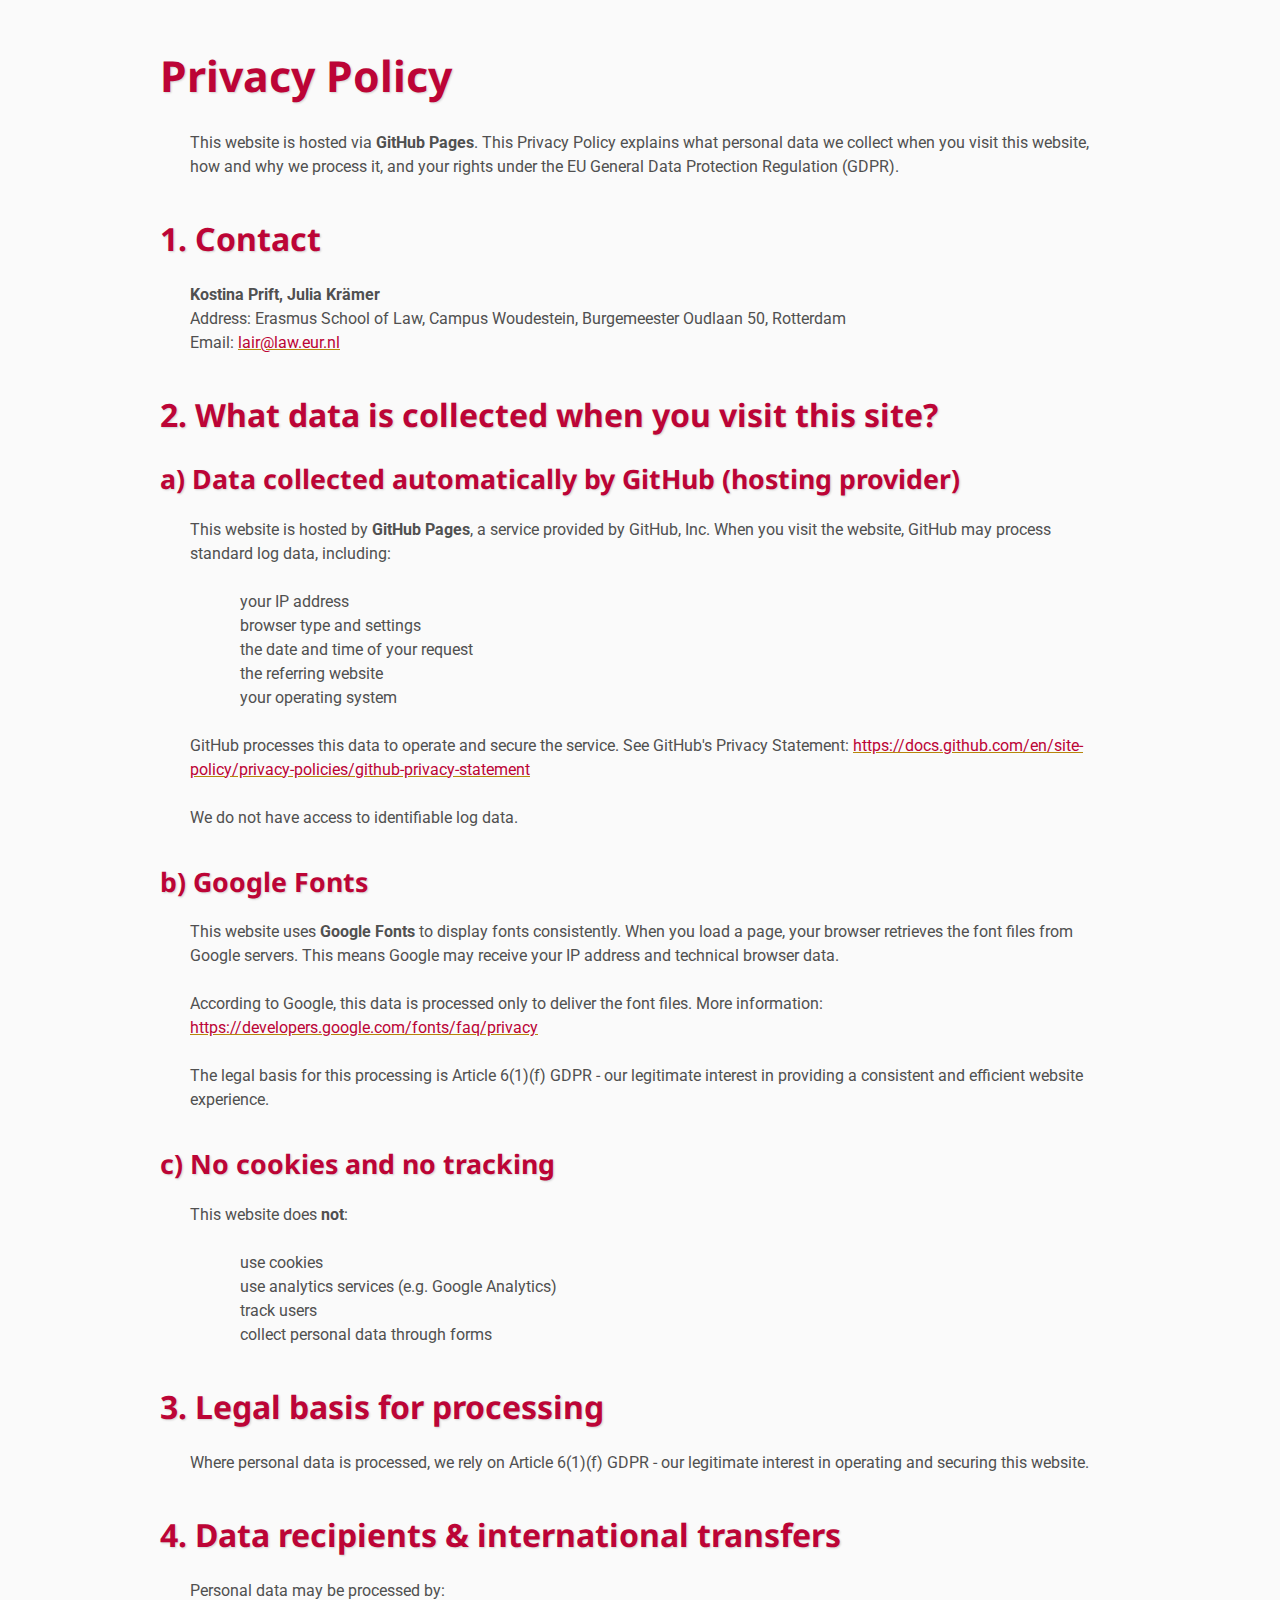
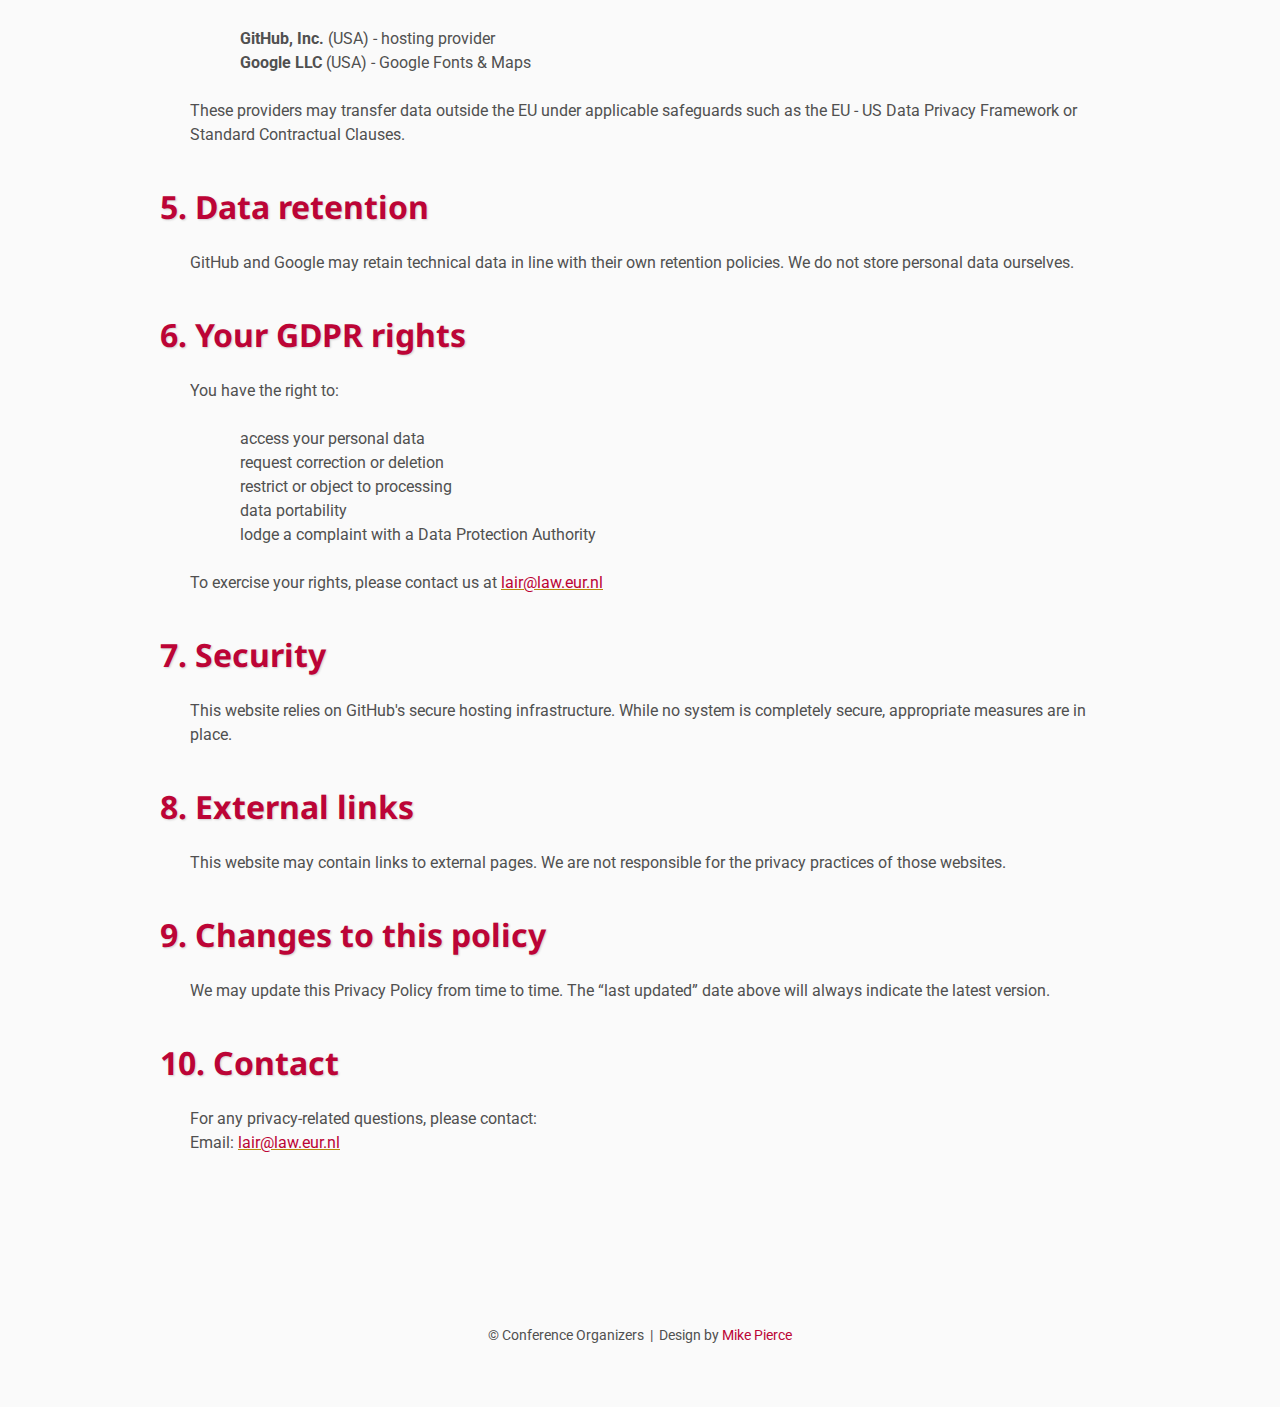
<file: privacy/index.html>
<!DOCTYPE html>
<html lang='en'>
  <meta charset="utf-8">

<head>
    <base href="..">
    <link rel="shortcut icon" type="image/png" href="assets/favicon.png"/>
    <link rel="stylesheet" type="text/css" media="all" href="assets/main.css"/>
    <meta name="description" content="Conference Template">
    <meta name="resource-type" content="document">
    <meta name="distribution" content="global">
    <meta name="KeyWords" content="Conference">
    <title>LAIR 2026 </title>
</head>

<body>

<section id="privacy-policy">
  <h1>Privacy Policy</h1>

  <p>This website is hosted via 
  <strong>GitHub Pages</strong>. This Privacy Policy explains what personal data we collect 
  when you visit this website, how and why we process it, and your rights under the 
  EU General Data Protection Regulation (GDPR).</p>

  <h2>1. Contact</h2>
  <p>
    <strong>Kostina Prift, Julia Krämer</strong><br>
    Address: Erasmus School of Law,
Campus Woudestein,
Burgemeester Oudlaan 50, Rotterdam<br>
    Email:  <a href="mailto:lair@law.eur.nl">lair@law.eur.nl</a>
  </p>

  <h2>2. What data is collected when you visit this site?</h2>

  <h3>a) Data collected automatically by GitHub (hosting provider)</h3>
  <p>
    This website is hosted by <strong>GitHub Pages</strong>, a service provided by GitHub, Inc.
    When you visit the website, GitHub may process standard log data, including:
  </p>
  <ul>
    <li>your IP address</li>
    <li>browser type and settings</li>
    <li>the date and time of your request</li>
    <li>the referring website</li>
    <li>your operating system</li>
  </ul>
  <p>
    GitHub processes this data to operate and secure the service.  
    See GitHub's Privacy Statement:
    <a href="https://docs.github.com/en/site-policy/privacy-policies/github-privacy-statement" target="_blank">
      https://docs.github.com/en/site-policy/privacy-policies/github-privacy-statement
    </a>
  </p>
  <p>We do not have access to identifiable log data.</p>

  <h3>b) Google Fonts</h3>
  <p>
    This website uses <strong>Google Fonts</strong> to display fonts consistently.
    When you load a page, your browser retrieves the font files from Google servers.
    This means Google may receive your IP address and technical browser data.
  </p>
  <p>
    According to Google, this data is processed only to deliver the font files.
    More information:
    <a href="https://developers.google.com/fonts/faq/privacy" target="_blank">
      https://developers.google.com/fonts/faq/privacy
    </a>
  </p>
  <p>
    The legal basis for this processing is Article 6(1)(f) GDPR - our legitimate interest
    in providing a consistent and efficient website experience.
  </p>

  <h3>c) No cookies and no tracking</h3>
  <p>This website does <strong>not</strong>:</p>
  <ul>
    <li>use cookies</li>
    <li>use analytics services (e.g. Google Analytics)</li>
    <li>track users</li>
    <li>collect personal data through forms</li>
  </ul>

  <h2>3. Legal basis for processing</h2>
  <p>
    Where personal data is processed, we rely on Article 6(1)(f) GDPR -
    our legitimate interest in operating and securing this website.
  </p>

  <h2>4. Data recipients &amp; international transfers</h2>
  <p>
    Personal data may be processed by:
  </p>
  <ul>
    <li><strong>GitHub, Inc.</strong> (USA) - hosting provider</li>
    <li><strong>Google LLC</strong> (USA) - Google Fonts & Maps</li>
  </ul>
  <p>
    These providers may transfer data outside the EU under applicable safeguards such as
    the EU - US Data Privacy Framework or Standard Contractual Clauses.
  </p>

  <h2>5. Data retention</h2>
  <p>
    GitHub and Google may retain technical data in line with their own retention policies.
    We do not store personal data ourselves.
  </p>

  <h2>6. Your GDPR rights</h2>
  <p>You have the right to:</p>
  <ul>
    <li>access your personal data</li>
    <li>request correction or deletion</li>
    <li>restrict or object to processing</li>
    <li>data portability</li>
    <li>lodge a complaint with a Data Protection Authority</li>
  </ul>
  <p>
    To exercise your rights, please contact us at 
     <a href="mailto:lair@law.eur.nl">lair@law.eur.nl</a>
  </p>

  <h2>7. Security</h2>
  <p>
    This website relies on GitHub's secure hosting infrastructure. 
    While no system is completely secure, appropriate measures are in place.
  </p>

  <h2>8. External links</h2>
  <p>
    This website may contain links to external pages. 
    We are not responsible for the privacy practices of those websites.
  </p>

  <h2>9. Changes to this policy</h2>
  <p>
    We may update this Privacy Policy from time to time.
    The “last updated” date above will always indicate the latest version.
  </p>

  <h2>10. Contact</h2>
  <p>
    For any privacy-related questions, please contact:<br>
    Email: <a href="mailto:lair@law.eur.nl">lair@law.eur.nl</a>
  </p>
</section>


  <footer>
        &copy; Conference Organizers
        &nbsp;|&nbsp; Design by <a href="https://github.com/mikepierce">Mike Pierce</a>
    </footer>

</body>
</html>
</file>
